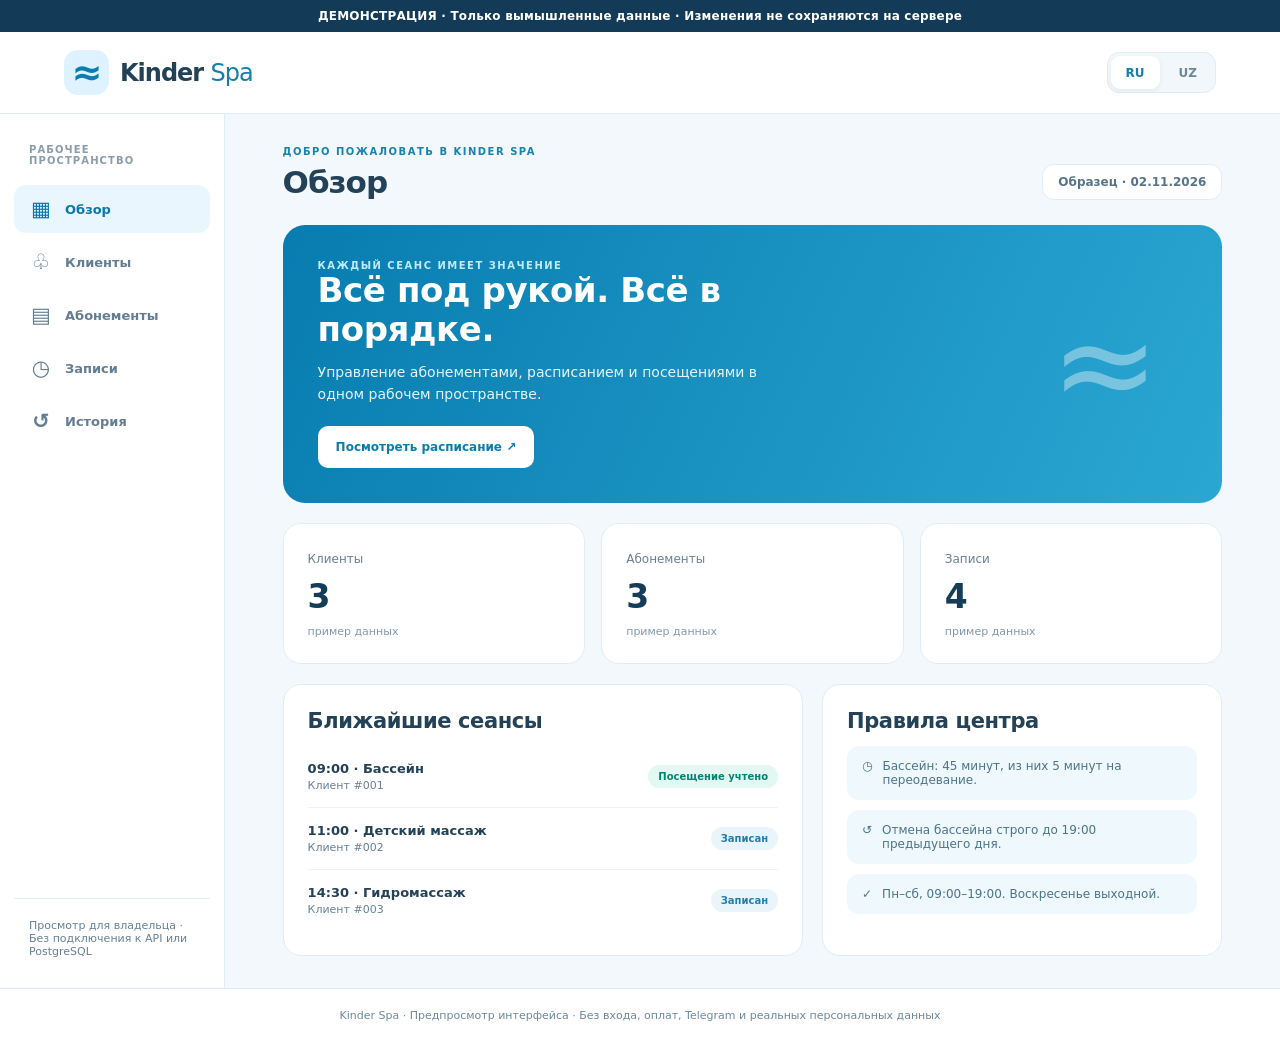
<file: preview/index.html>
<!doctype html>
<html lang="ru">
<head>
<meta charset="utf-8"><meta name="viewport" content="width=device-width,initial-scale=1">
<meta name="robots" content="noindex,nofollow,noarchive"><meta name="color-scheme" content="light">
<title>Kinder Spa · Демонстрация интерфейса</title>
<style>
:root{font-family:Inter,ui-sans-serif,system-ui,-apple-system,"Segoe UI",sans-serif;color:#234157;background:#f2f8fc;--blue:#147eae;--dark:#153c59;--muted:#688095;--line:#e1edf5;--green:#008d83}
*{box-sizing:border-box}body{margin:0}button{font:inherit;cursor:pointer;border:0;min-height:42px}button:focus-visible{outline:3px solid #f2b449;outline-offset:2px}button:hover{filter:brightness(.97)}
.banner{background:#133b58;color:#fff;padding:9px 5%;text-align:center;font-size:12px;font-weight:650;letter-spacing:.2px}
header{background:#fff;border-bottom:1px solid var(--line);display:flex;justify-content:space-between;align-items:center;padding:18px max(25px,5vw);gap:16px}
.brand{font-size:24px;font-weight:800;letter-spacing:-1px;display:flex;align-items:center;gap:11px}.brand span{color:var(--blue);font-weight:500}.mark{width:45px;height:45px;border-radius:14px;background:#def3ff;color:#087eb4;font-size:37px;display:grid;place-items:center;line-height:1}
.lang{display:flex;border:1px solid var(--line);border-radius:12px;background:#f1f7fb;padding:3px;gap:4px}.lang button{padding:5px 15px;border-radius:9px;background:transparent;color:#71859a;font-size:12px;font-weight:800;min-height:33px}.lang button[aria-pressed=true]{background:#fff;color:var(--blue);box-shadow:0 2px 5px #173e5010}
.layout{display:grid;grid-template-columns:225px minmax(0,1fr);min-height:calc(100vh - 115px)}aside{background:#fff;border-right:1px solid var(--line);padding:30px 14px;display:flex;flex-direction:column}
aside small{padding:0 15px;color:#8b9cac;font-size:10px;font-weight:800;letter-spacing:1.1px}.menu{display:grid;gap:5px;margin-top:19px}.menu button{text-align:left;background:transparent;color:#647d92;border-radius:12px;font-size:13px;font-weight:650;display:flex;align-items:center;gap:12px;padding:12px 15px}.menu button[aria-current=page]{background:#eaf6fd;color:#0878ad}.menu .ico{font-size:21px;width:24px;text-align:center}aside .foot{margin-top:auto;padding:20px 15px 0;color:var(--muted);font-size:11px;border-top:1px solid var(--line)}
main{padding:32px clamp(19px,4.5vw,68px);max-width:1490px;width:100%}.top{display:flex;justify-content:space-between;align-items:end;margin-bottom:25px;gap:20px}.eyebrow{font-size:10px;color:#1683b0;letter-spacing:1.5px;font-weight:800;text-transform:uppercase}h1{font-size:31px;letter-spacing:-1px;margin:7px 0 0}h2{font-size:21px;letter-spacing:-.4px;margin:0 0 13px}h3{font-size:15px;margin:0 0 10px}p{margin:0;color:var(--muted);line-height:1.55}
.date{border-radius:12px;background:white;border:1px solid var(--line);padding:10px 15px;font-size:12px;color:#57748a;font-weight:650}
.hero{padding:35px;display:flex;justify-content:space-between;align-items:center;gap:24px;background:linear-gradient(115deg,#087caf,#2ba7d3);border-radius:22px;color:white;position:relative;overflow:hidden}.hero h2{font-size:34px;line-height:1.15;max-width:460px}.hero p{color:#e5f7ff;max-width:490px;font-size:14px}.bubbles{font-size:130px;font-weight:200;opacity:.38;margin-right:28px;line-height:1}.hero button{margin-top:20px;background:#fff;color:#0b7caf;font-size:12px;border-radius:10px;font-weight:750;padding:10px 18px}
.stats{display:grid;grid-template-columns:repeat(3,minmax(0,1fr));gap:16px;margin:20px 0}.stat,.panel{background:#fff;border:1px solid var(--line);border-radius:18px;padding:24px}.stat small{color:var(--muted);font-size:12px}.stat strong{display:block;font-size:33px;line-height:1.2;margin:10px 0 4px;color:var(--dark)}.stat em{font-size:11px;font-style:normal;color:#8299aa}
.twocol{display:grid;grid-template-columns:1.3fr 1fr;gap:19px}.hint{display:flex;gap:10px;padding:13px 15px;border-radius:12px;background:#eef8fd;font-size:12px;color:#4d7489;margin:10px 0}
.row{display:flex;align-items:center;gap:12px;padding:15px 0;border-bottom:1px solid #edf3f7}.row:last-child{border:0}.row .body{flex:1;min-width:0}.row strong{display:block;font-size:13px}.row small{display:block;color:var(--muted);margin-top:3px;font-size:11px}.pill{border-radius:99px;padding:6px 10px;font-size:10px;font-weight:750;background:#eaf5fb;color:#237da8;white-space:nowrap}.pill.ok{background:#e3f8f2;color:#00876f}.pill.warn{background:#fff4db;color:#97661b}.pill.bad{background:#ffece8;color:#b0574d}
.tab[hidden]{display:none}.cards{display:grid;grid-template-columns:repeat(auto-fill,minmax(235px,1fr));gap:16px}.item{background:#fff;border:1px solid var(--line);padding:20px;border-radius:17px}.item p{font-size:12px;margin:7px 0}.item strong{font-size:14px}.item .metric{font-size:25px;color:var(--blue);display:block;font-weight:800;margin:12px 0 4px}
.btn{background:#0d83b7;color:#fff;padding:9px 14px;border-radius:9px;font-size:11px;font-weight:750;margin-top:9px}.btn.light{background:#e8f5fb;color:#0e739f}.btn:disabled{background:#e1e9ee;color:#91a6b4;cursor:not-allowed}.callout{background:white;border:1px solid var(--line);padding:16px;border-radius:14px;margin-bottom:20px;color:#5c7a8c;font-size:12px}.demo{display:inline-block;background:#e0f6ff;color:#087caf;border-radius:99px;padding:5px 11px;font-size:10px;font-weight:800}
#message{position:fixed;right:24px;bottom:24px;max-width:360px;background:#173b53;color:white;border-radius:13px;padding:17px 21px;font-size:13px;box-shadow:0 12px 40px #23415733;z-index:5}#message[hidden]{display:none}
footer{padding:20px 4vw;text-align:center;font-size:11px;color:#6b899d;background:#fff;border-top:1px solid var(--line)}
@media(max-width:900px){.layout{grid-template-columns:1fr}aside{padding:9px 14px;display:block;overflow:auto}aside small,aside .foot{display:none}.menu{display:flex;margin:0;gap:3px;white-space:nowrap}.menu button{padding:10px;font-size:11px;gap:6px}.menu .ico{font-size:17px;width:17px}main{padding:24px 18px}.twocol{grid-template-columns:1fr}.bubbles{display:none}}
@media(max-width:550px){header{padding:14px 16px}.brand{font-size:21px}.mark{width:39px;height:39px}.top{align-items:start;flex-direction:column;gap:10px}h1{font-size:26px}.hero{padding:25px}.hero h2{font-size:27px}.stats{gap:8px}.stat{padding:14px}.stat strong{font-size:27px}.row{flex-wrap:wrap}.menu button{padding:9px 11px}#message{left:16px;right:16px;bottom:16px}}
</style>
</head>
<body>
<div class="banner" data-t="banner">ДЕМОНСТРАЦИЯ · Только вымышленные данные · Изменения не сохраняются на сервере</div>
<header><div class="brand"><div class="mark">≈</div><div>Kinder <span>Spa</span></div></div><div class="lang" aria-label="Language"><button id="ru" aria-pressed="true">RU</button><button id="uz" aria-pressed="false">UZ</button></div></header>
<div class="layout"><aside><small data-t="workspace">РАБОЧЕЕ ПРОСТРАНСТВО</small><nav class="menu" aria-label="Разделы">
<button data-tab="overview" aria-current="page"><span class="ico">▦</span><span data-t="overview">Обзор</span></button>
<button data-tab="clients"><span class="ico">♧</span><span data-t="clients">Клиенты</span></button>
<button data-tab="subscriptions"><span class="ico">▤</span><span data-t="subs">Абонементы</span></button>
<button data-tab="bookings"><span class="ico">◷</span><span data-t="bookings">Записи</span></button>
<button data-tab="audit"><span class="ico">↺</span><span data-t="audit">История</span></button></nav>
<div class="foot" data-t="demoFoot">Просмотр для владельца · Без подключения к API или PostgreSQL</div></aside>
<main>
<div class="top"><div><div class="eyebrow" data-t="welcome">Добро пожаловать в Kinder Spa</div><h1 id="heading">Обзор</h1></div><div class="date" data-t="sampleDate">Образец · 02.11.2026</div></div>
<section id="overview" class="tab">
<div class="hero"><div><div class="eyebrow" style="color:#bceaff" data-t="every">КАЖДЫЙ СЕАНС ИМЕЕТ ЗНАЧЕНИЕ</div><h2 data-t="hero">Всё под рукой. Всё в порядке.</h2><p data-t="heroBody">Управление абонементами, расписанием и посещениями в одном рабочем пространстве.</p><button data-open="bookings" data-t="goBookings">Посмотреть расписание ↗</button></div><span class="bubbles">≈</span></div>
<div class="stats"><article class="stat"><small data-t="clients">Клиенты</small><strong>3</strong><em data-t="sample">пример данных</em></article><article class="stat"><small data-t="subs">Абонементы</small><strong>3</strong><em data-t="sample">пример данных</em></article><article class="stat"><small data-t="bookings">Записи</small><strong id="bookingTotal">4</strong><em data-t="sample">пример данных</em></article></div>
<div class="twocol"><section class="panel"><h2 data-t="today">Ближайшие сеансы</h2><div id="todayList"></div></section><section class="panel"><h2 data-t="rules">Правила центра</h2><div class="hint">◷ <span data-t="rule1">Бассейн: 45 минут, из них 5 минут на переодевание.</span></div><div class="hint">↺ <span data-t="rule2">Отмена бассейна строго до 19:00 предыдущего дня.</span></div><div class="hint">✓ <span data-t="rule3">Пн–сб, 09:00–19:00. Воскресенье выходной.</span></div></section></div>
</section>
<section id="clients" class="tab" hidden><p class="callout" data-t="sampleInfo">Ниже только вымышленные клиенты. Реальные данные и пароли не подключены.</p><div id="clientCards" class="cards"></div></section>
<section id="subscriptions" class="tab" hidden><p class="callout" data-t="prices">Стоимость услуг будет добавлена после согласования. Количество сеансов уже предусмотрено.</p><div id="subscriptionCards" class="cards"></div></section>
<section id="bookings" class="tab" hidden><p class="callout" data-t="bookingInfo">Нажмите на действия, чтобы увидеть пример работы. Все изменения остаются только в этом браузере.</p><div class="panel"><h2 data-t="schedule">Расписание · 02.11.2026</h2><div id="bookingList"></div></div></section>
<section id="audit" class="tab" hidden><p class="callout" data-t="auditInfo">В рабочей системе журнал неизменяемый, а восстановление сеанса отправляет уведомление суперадминистратору. Здесь отправка имитируется.</p><div class="panel"><h2 data-t="audit">История</h2><div id="auditList"></div></div></section>
</main></div><footer data-t="footer">Kinder Spa · Предпросмотр интерфейса · Без входа, оплат, Telegram и реальных персональных данных</footer>
<div id="message" role="status" aria-live="polite" hidden></div>
<script>
'use strict';
(function(){
const T={
ru:{banner:'ДЕМОНСТРАЦИЯ · Только вымышленные данные · Изменения не сохраняются на сервере',workspace:'РАБОЧЕЕ ПРОСТРАНСТВО',overview:'Обзор',clients:'Клиенты',subs:'Абонементы',bookings:'Записи',audit:'История',demoFoot:'Просмотр для владельца · Без подключения к API или PostgreSQL',welcome:'Добро пожаловать в Kinder Spa',sampleDate:'Образец · 02.11.2026',every:'КАЖДЫЙ СЕАНС ИМЕЕТ ЗНАЧЕНИЕ',hero:'Всё под рукой. Всё в порядке.',heroBody:'Управление абонементами, расписанием и посещениями в одном рабочем пространстве.',goBookings:'Посмотреть расписание ↗',sample:'пример данных',today:'Ближайшие сеансы',rules:'Правила центра',rule1:'Бассейн: 45 минут, из них 5 минут на переодевание.',rule2:'Отмена бассейна строго до 19:00 предыдущего дня.',rule3:'Пн–сб, 09:00–19:00. Воскресенье выходной.',sampleInfo:'Ниже только вымышленные клиенты. Реальные данные и пароли не подключены.',prices:'Стоимость услуг будет добавлена после согласования. Количество сеансов уже предусмотрено.',bookingInfo:'Нажмите на действия, чтобы увидеть пример работы. Все изменения остаются только в этом браузере.',schedule:'Расписание · 02.11.2026',auditInfo:'В рабочей системе журнал неизменяемый, а восстановление сеанса отправляет уведомление суперадминистратору. Здесь отправка имитируется.',footer:'Kinder Spa · Предпросмотр интерфейса · Без входа, оплат, Telegram и реальных персональных данных',pool:'Бассейн',massage:'Детский массаж',hydro:'Гидромассаж',remaining:'Осталось',visits:'сеансов',reserved:'Записан',visited:'Посещение учтено',forfeit:'Сеанс сгорел',restored:'Восстановлен',mark:'Отметить посещение (демо)',restore:'Восстановить (демо)',reason:'Введите причину восстановления (демо, без личных сведений):',mandatory:'Причина обязательна.',notice:'Демонстрация: обновлено только в браузере. В Telegram ничего не отправлено.',initial:'Пример расписания создан',demoAudit:'Восстановлен тестовый сеанс (без отправки сообщений)',client:'Клиент'},
uz:{banner:'NAMOYISH · Faqat xayoliy maʼlumotlar · Oʻzgarishlar serverda saqlanmaydi',workspace:'ISH MAYDONI',overview:'Umumiy',clients:'Mijozlar',subs:'Abonementlar',bookings:'Yozuvlar',audit:'Tarix',demoFoot:'Egasi uchun koʻrish · API va PostgreSQL ulanmagan',welcome:'Kinder Spaʼga xush kelibsiz',sampleDate:'Namuna · 02.11.2026',every:'HAR BIR SEANS MUHIM',hero:'Barchasi qoʻl ostida. Barchasi tartibda.',heroBody:'Abonementlar, jadval va tashriflar bir joyda.',goBookings:'Jadvalni koʻrish ↗',sample:'namuna maʼlumotlari',today:'Yaqin seanslar',rules:'Markaz qoidalari',rule1:'Basseyn: 45 daqiqa, shundan 5 daqiqa kiyinish uchun.',rule2:'Basseynni oldingi kun soat 19:00 gacha bekor qilish.',rule3:'Du–Shan, 09:00–19:00. Yakshanba dam olish.',sampleInfo:'Quyida faqat xayoliy mijozlar mavjud. Haqiqiy maʼlumot va parollar ulanmagan.',prices:'Narxlar kelishilgandan keyin qoʻshiladi. Seanslar soni tayyor.',bookingInfo:'Ishlash misolini koʻrish uchun tugmalarni bosing. Oʻzgarishlar faqat brauzerda qoladi.',schedule:'Jadval · 02.11.2026',auditInfo:'Haqiqiy tizimda tarix oʻzgarmaydi va tiklash superadminga xabar yuboradi. Bu yerda yuborish taqlid qilinadi.',footer:'Kinder Spa · Koʻrgazmali interfeys · Kirish, toʻlov, Telegram va shaxsiy maʼlumotlarsiz',pool:'Basseyn',massage:'Bolalar massaji',hydro:'Gidromassaj',remaining:'Qoldi',visits:'seans',reserved:'Band qilingan',visited:'Tashrif qayd etildi',forfeit:'Seans bekor boʻldi',restored:'Tiklandi',mark:'Tashrifni belgilash (demo)',restore:'Tiklash (demo)',reason:'Tiklash sababini kiriting (demo, shaxsiy maʼlumotsiz):',mandatory:'Sabab majburiy.',notice:'Namoyish: faqat brauzer yangilandi. Telegramga hech narsa yuborilmadi.',initial:'Namuna jadval yaratildi',demoAudit:'Sinov seansi tiklandi (xabar yuborilmadi)',client:'Mijoz'}
};
const clients=[{id:1,service:'pool',quota:4,remaining:3},{id:2,service:'massage',quota:10,remaining:8},{id:3,service:'hydro',quota:10,remaining:10}];
const bookings=[{id:1,client:1,service:'pool',time:'09:00',state:'visited'},{id:2,client:2,service:'massage',time:'11:00',state:'reserved'},{id:3,client:3,service:'hydro',time:'14:30',state:'reserved'},{id:4,client:1,service:'pool',time:'16:00',state:'forfeit'}];
const audit=[{text:'initial',time:'08:45'}];
let lang='ru',tab='overview';
const $=id=>document.getElementById(id), tx=k=>T[lang][k]||k;
function el(tag,klass,text){const n=document.createElement(tag);if(klass)n.className=klass;if(text!==undefined)n.textContent=text;return n}
function clear(id){$(id).replaceChildren()}
function line(parent,title,sub,tag,kind,callback){
 const row=el('div','row');const body=el('div','body');body.append(el('strong','',title),el('small','',sub));row.append(body);
 if(tag){if(callback){const b=el('button','btn light',tag);b.type='button';b.addEventListener('click',callback);row.append(b)}else row.append(el('span','pill '+(kind||''),tag))}
 parent.append(row)
}
function show(name){tab=name;document.querySelectorAll('.tab').forEach(e=>e.hidden=e.id!==name);document.querySelectorAll('[data-tab]').forEach(b=>b.setAttribute('aria-current',b.dataset.tab===name?'page':'false'));$('heading').textContent=tx(({overview:'overview',clients:'clients',subscriptions:'subs',bookings:'bookings',audit:'audit'})[name]);render()}
function render(){
 document.documentElement.lang=lang;document.querySelectorAll('[data-t]').forEach(n=>n.textContent=tx(n.dataset.t));
 $('ru').setAttribute('aria-pressed',String(lang==='ru'));$('uz').setAttribute('aria-pressed',String(lang==='uz'));
 $('heading').textContent=tx(({overview:'overview',clients:'clients',subscriptions:'subs',bookings:'bookings',audit:'audit'})[tab]);
 $('bookingTotal').textContent=String(bookings.length);
 clear('todayList');bookings.slice(0,3).forEach(b=>line($('todayList'),b.time+' · '+tx(b.service),tx('client')+' #00'+b.client,tx(b.state),b.state==='visited'?'ok':''));
 clear('clientCards');clients.forEach(c=>{const card=el('article','item');card.append(el('strong','',tx('client')+' #00'+c.id),el('p','',tx(c.service)),el('span','metric',c.remaining+' / '+c.quota),el('p','',tx('remaining')+' · '+tx('visits')));$('clientCards').append(card)});
 clear('subscriptionCards');clients.forEach(c=>{const card=el('article','item');card.append(el('span','demo','DEMO'),el('h3','',tx(c.service)),el('p','',tx('client')+' #00'+c.id),el('span','metric',c.remaining+' / '+c.quota),el('p','',tx('remaining')+' · '+tx('visits')));$('subscriptionCards').append(card)});
 clear('bookingList');bookings.forEach(b=>{const sub=tx('client')+' #00'+b.client+' · '+tx(b.service);let action=null;if(b.state==='reserved')action=()=>act(b,'visited');if(b.state==='forfeit')action=()=>act(b,'restored');line($('bookingList'),b.time+' · '+sub,tx(b.state),action?(b.state==='forfeit'?tx('restore'):tx('mark')):tx(b.state),b.state==='visited'?'ok':b.state==='forfeit'?'bad':'',action)});
 clear('auditList');audit.slice().reverse().forEach(a=>line($('auditList'),tx(a.text),a.time,'DEMO',''));
}
function notify(){const msg=$('message');msg.textContent=tx('notice');msg.hidden=false}
function act(b,next){
 if(next==='restored'){const reason=window.prompt(tx('reason'));if(reason===null)return;if(reason.trim().length<4){alert(tx('mandatory'));return}audit.push({text:'demoAudit',time:b.time});clients.find(c=>c.id===b.client).remaining+=1}
 else audit.push({text:'visited',time:b.time});
 b.state=next;render();notify()
}
$('ru').addEventListener('click',()=>{lang='ru';render()});$('uz').addEventListener('click',()=>{lang='uz';render()});
document.querySelectorAll('[data-tab]').forEach(b=>b.addEventListener('click',()=>show(b.dataset.tab)));
document.querySelectorAll('[data-open]').forEach(b=>b.addEventListener('click',()=>show(b.dataset.open)));
render();
})();
</script>
</body></html>
</file>
